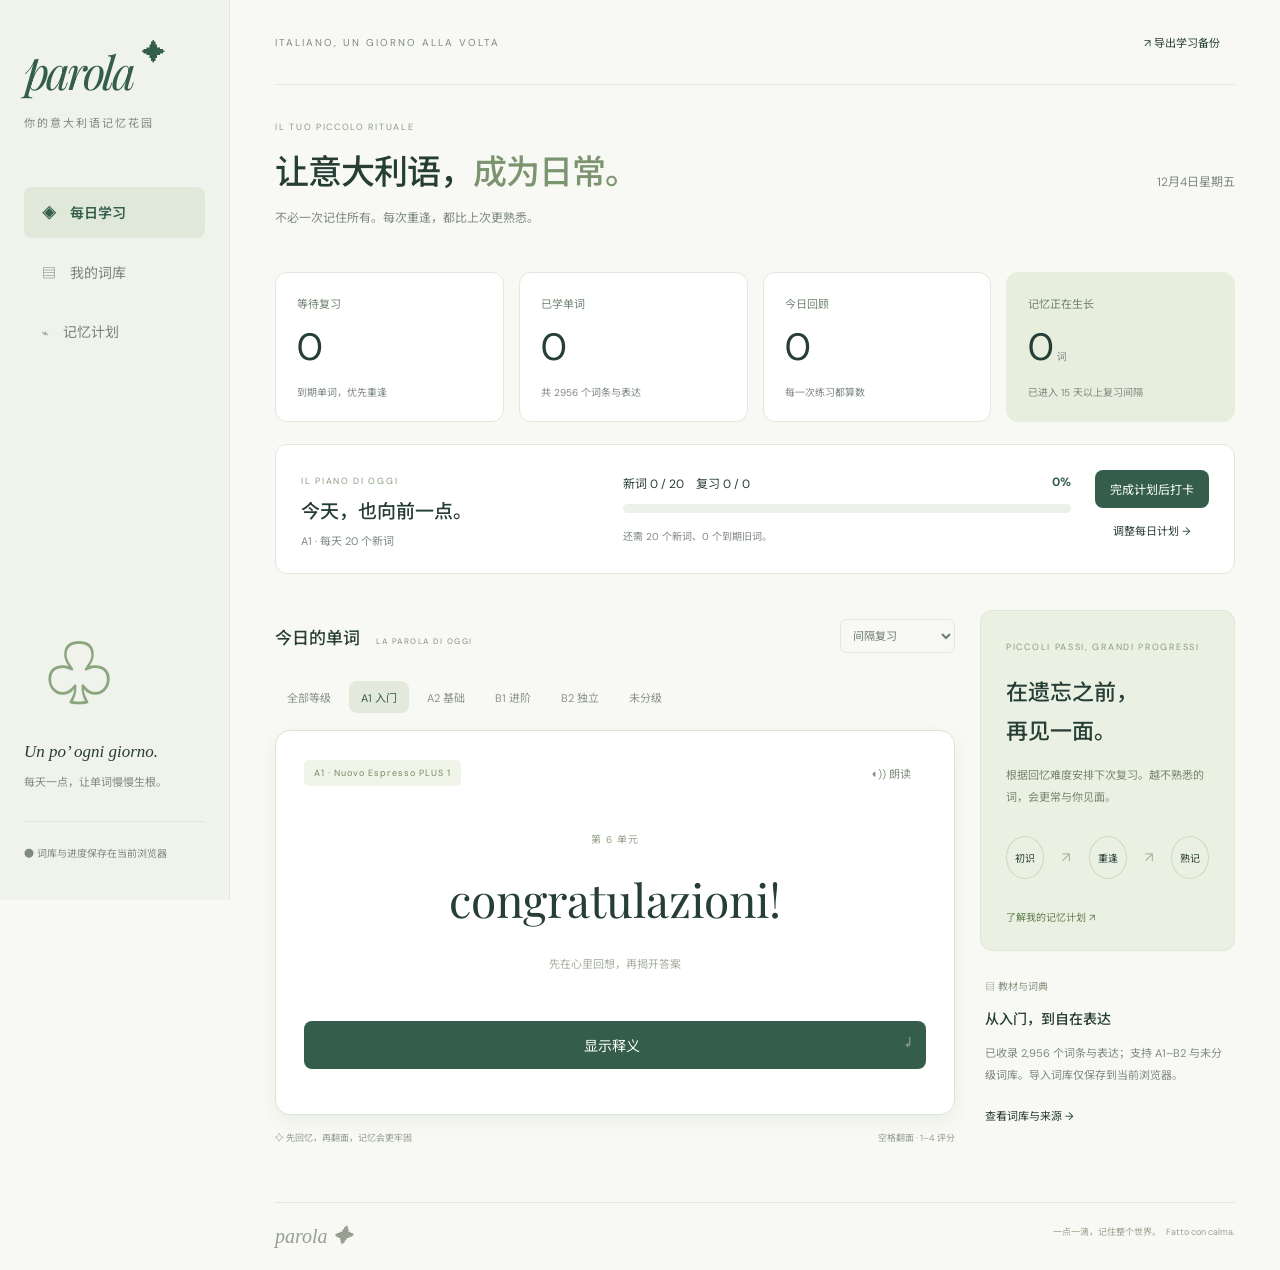
<file: index.html>
<!doctype html><html lang="zh-CN"><meta charset="UTF-8"><meta name="viewport" content="width=device-width,initial-scale=1"><title>Parola · 意大利语记忆花园</title><meta name="description" content="A1–B2 意大利语词库，每日学习计划、间隔复习与连续打卡。"><link rel="stylesheet" href="style.css"><body><div id="storageStatus" role="status" aria-live="polite">正在读取本地词库…</div>
<aside><a class="brand" href="#">p<span>arola</span><i>✦</i></a><div class="caption">你的意大利语记忆花园</div><nav><button class="active" data-view="learn">◈　每日学习</button><button data-view="library">▤　我的词库</button><button data-view="plan">⌁　记忆计划</button></nav><div class="side-bottom"><div class="plant">♧</div><strong>Un po’ ogni giorno.</strong><p>每天一点，让单词慢慢生根。</p><span class="local">● 词库与进度保存在当前浏览器</span></div></aside>
<main><header><span>ITALIANO, UN GIORNO ALLA VOLTA</span><button id="backup">↗ 导出学习备份</button></header><section class="intro"><div><div class="eyebrow">IL TUO PICCOLO RITUALE</div><h1>让意大利语，<em>成为日常。</em></h1><p>不必一次记住所有。每次重逢，都比上次更熟悉。</p></div><div class="date" id="date"></div></section>
<div id="learn" class="view"><section class="stats"><article><span>等待复习</span><strong id="due">0</strong><small>到期单词，优先重逢</small></article><article><span>已学单词</span><strong id="seen">0</strong><small id="total">正在读取词库</small></article><article><span>今日回顾</span><strong id="today">0</strong><small>每一次练习都算数</small></article><article class="sage"><span>记忆正在生长</span><strong id="master">0<small> 词</small></strong><small>已进入 15 天以上复习间隔</small></article></section>
<section class="daily-strip" aria-label="今日学习计划"><div><span class="eyebrow">IL PIANO DI OGGI</span><h2>今天，也向前一点。</h2><p id="dailyScope"></p></div><div class="daily-progress"><div class="progress-label"><span id="dailyCounts" aria-live="polite"></span><strong id="dailyPercent"></strong></div><progress id="dailyBar" max="100" value="0" aria-label="今日计划完成进度"></progress><small id="dailyRemaining"></small></div><div class="daily-actions"><button id="checkIn" class="primary small">完成计划后打卡</button><button id="editPlan" class="text-button">调整每日计划 →</button></div></section><section class="workspace"><div><div class="section-head"><h2>今日的单词 <span>LA PAROLA DI OGGI</span></h2><select id="mode" aria-label="学习模式"><option value="smart">间隔复习</option><option value="random">全词库加权随机</option></select></div><div class="filters" id="levels"><button class="chosen" data-level="all">全部等级</button><button data-level="A1">A1 入门</button><button data-level="A2">A2 基础</button><button data-level="B1">B1 进阶</button><button data-level="B2">B2 独立</button><button data-level="ungraded">未分级</button></div><div class="card"><div class="card-top"><span id="badge" class="pill">A1 · ESPRESSO 1</span><button id="speak" title="意大利语朗读">◖)) 朗读</button></div><div class="word-area"><small id="unit">准备好开始了吗？</small><h2 id="word">Un nuovo inizio.</h2><p id="hint">先在心里回想，再揭开答案</p><div id="answer" hidden></div><button id="editMeaning" hidden>✎ 编辑参考释义</button><a id="dictLink" class="dictionary-link" target="_blank" rel="noopener" hidden>词典释义 ↗</a></div><button id="reveal" class="primary">显示释义 <span>↵</span></button><div id="ratings" hidden><p>这次记得怎么样？</p><div class="rating-grid"><button data-grade="0">忘记了<small>10 分钟</small></button><button data-grade="1">有点模糊<small>缩短间隔</small></button><button data-grade="2">记住了<small>下一阶段</small></button><button data-grade="3">很轻松<small>跳过一阶段</small></button></div></div><div id="empty" hidden></div></div><div class="card-foot"><span>✧ 先回忆，再翻面，记忆会更牢固</span><span>空格翻面 · 1–4 评分</span></div></div>
<div class="right"><article class="note"><span class="eyebrow">PICCOLI PASSI, GRANDI PROGRESSI</span><h3>在遗忘之前，<br>再见一面。</h3><p>根据回忆难度安排下次复习。越不熟悉的词，会更常与你见面。</p><div class="steps"><b>初识</b><i>↗</i><b>重逢</b><i>↗</i><b>熟记</b></div><a href="#" id="planLink">了解我的记忆计划 ↗</a></article><article class="source-note"><span>▤ 教材与词典</span><h3>从入门，到自在表达</h3><p id="sourceSummary">词库加载中。</p><button id="libraryLink">查看词库与来源 →</button></article></div></section></div>
<div id="library" class="view" hidden><div class="section-head"><h2>我的词库</h2><button id="importBtn" class="primary small">＋ 导入词表 / 恢复备份</button></div><p class="muted">A1–A2 来自 Espresso Plus 教材词表，中文为参考翻译；B1–B2 按开放词典核实词条，等级为学习建议。每个词可查看来源、编辑释义。教材词按册去重并保留最后一个单元。</p><div id="sources" class="sources"></div><p class="muted"><a href="dictionary-sources.html" target="_blank" rel="noopener">词典来源、筛选方法与许可说明 ↗</a></p><input id="search" placeholder="搜索意大利语或释义…" aria-label="搜索单词"><select id="libLevel" aria-label="词库等级"><option value="all">全部等级</option><option>A1</option><option>A2</option><option>B1</option><option>B2</option><option value="ungraded">未分级</option></select><p id="count" class="muted"></p><div class="table-wrap"><table><thead><tr><th>单词 / 表达</th><th>释义</th><th>等级与单元</th><th>复习状态</th></tr></thead><tbody id="rows"></tbody></table></div><button id="more" class="outline">显示更多</button></div>
<div id="plan" class="view" hidden><section class="plan-layout"><article class="plan-settings"><span class="eyebrow">UN PASSO ALLA VOLTA</span><h2>每天，背多少个单词？</h2><p class="muted">从 20 个开始，找到适合自己的节奏。</p><form id="planForm"><label for="newGoal">每日新词目标</label><div class="goal-presets"><button type="button" data-goal="10">轻量 10</button><button type="button" data-goal="20">日常 20</button><button type="button" data-goal="50">进阶 50</button></div><div class="goal-input"><input id="newGoal" type="number" min="5" max="200" step="1" required value="20"><span>个 / 天（5–200）</span></div><label for="planLevel">计划词库范围</label><select id="planLevel"><option value="A1">A1 · 入门</option><option value="A2">A2 · 基础</option><option value="B1">B1 · 进阶</option><option value="B2">B2 · 独立</option><option value="ungraded">未分级 · 导入词典</option><option value="all">全部等级（含未分级）</option></select><p class="muted" id="planEstimate"></p><button type="submit" class="primary">保存每日计划</button><p id="planStatus" role="status" class="muted"></p></form><p class="muted">未打卡时调整立即生效；今日已打卡后，调整从明天生效。到期复习不占新词名额。新词不足目标时，以剩余数量为准。</p></article><article class="checkin-panel"><div class="streak-row"><div><span>连续打卡</span><strong id="streak">0 <small>天</small></strong></div><div><span>累计打卡</span><strong id="checkinTotal">0 <small>天</small></strong></div></div><div class="calendar-heading"><button id="prevMonth" aria-label="上个月">‹</button><h3 id="calendarTitle"></h3><button id="nextMonth" aria-label="下个月">›</button></div><div class="calendar-week"><span>一</span><span>二</span><span>三</span><span>四</span><span>五</span><span>六</span><span>日</span></div><div id="calendar" class="calendar"></div><p class="muted">● 完成打卡　○ 今天<br>按设备本地日期记录。完成今日新词与今日首次打开时已到期的旧词后，自动打卡；记录的是学习完成情况。</p></article></section><h2>让记忆有自己的节奏</h2><p class="muted">参考艾宾浩斯遗忘曲线的间隔重复策略；每个词独立记录，不是对个人遗忘概率的精确预测。</p><div class="timeline" id="timeline"></div><div class="note"><h3>两种练习方式</h3><p>间隔复习：在每日计划范围内优先复习到期词，再学习当天名额内的新词。达到新词目标后停止加入新词，后续到期的词仍可复习。</p><p>全词库加权随机：所有所选等级的词都有机会出现，不限制每日新词量；错词、到期词权重更高。计划范围内的练习也计入今日目标，超出目标可继续练。这里的频率来自复习表现，并非语料词频排名。</p><p>忘记后 10 分钟再见；模糊时缩短间隔；记住了进入下一阶段；轻松则跨一阶段。相邻卡片尽可能不重复。</p><h3>数据在你手中</h3><p>记录保存在当前设备浏览器。定期导出备份，换设备时导入即可恢复。清理浏览器数据会清除本地进度。</p></div></div>
<footer><span class="brand-mini">parola ✦</span><span>一点一滴，记住整个世界。　Fatto con calma.</span></footer></main>
<dialog id="importDialog"><h2>导入你的教材词表</h2><p>CSV 表头：word, meaning, level, unit, book, source<br>或 JSON 词条数组；等级支持 A1、A2、B1、B2、ungraded（未分级）。普通词表每批最多 30,000 条 / 20 MB；本站完整备份最多 500,000 条 / 256 MB。MDX 请先转换为 JSON，长释义会完整保留。</p><input type="file" id="file" accept=".csv,.json"><textarea id="paste" rows="7" placeholder="word,meaning,level,unit,book,source&#10;ciao,你好,A1,1,我的教材,"></textarea><p id="importStatus" role="status"></p><button class="primary small" id="doImport">确认导入</button><button id="closeImport">取消</button></dialog><div id="toast" role="status"></div><script src="data.js"></script><script src="dictionary.js"></script><script src="plan-core.js"></script><script src="storage.js"></script><script src="app.js"></script></body></html>
</file>
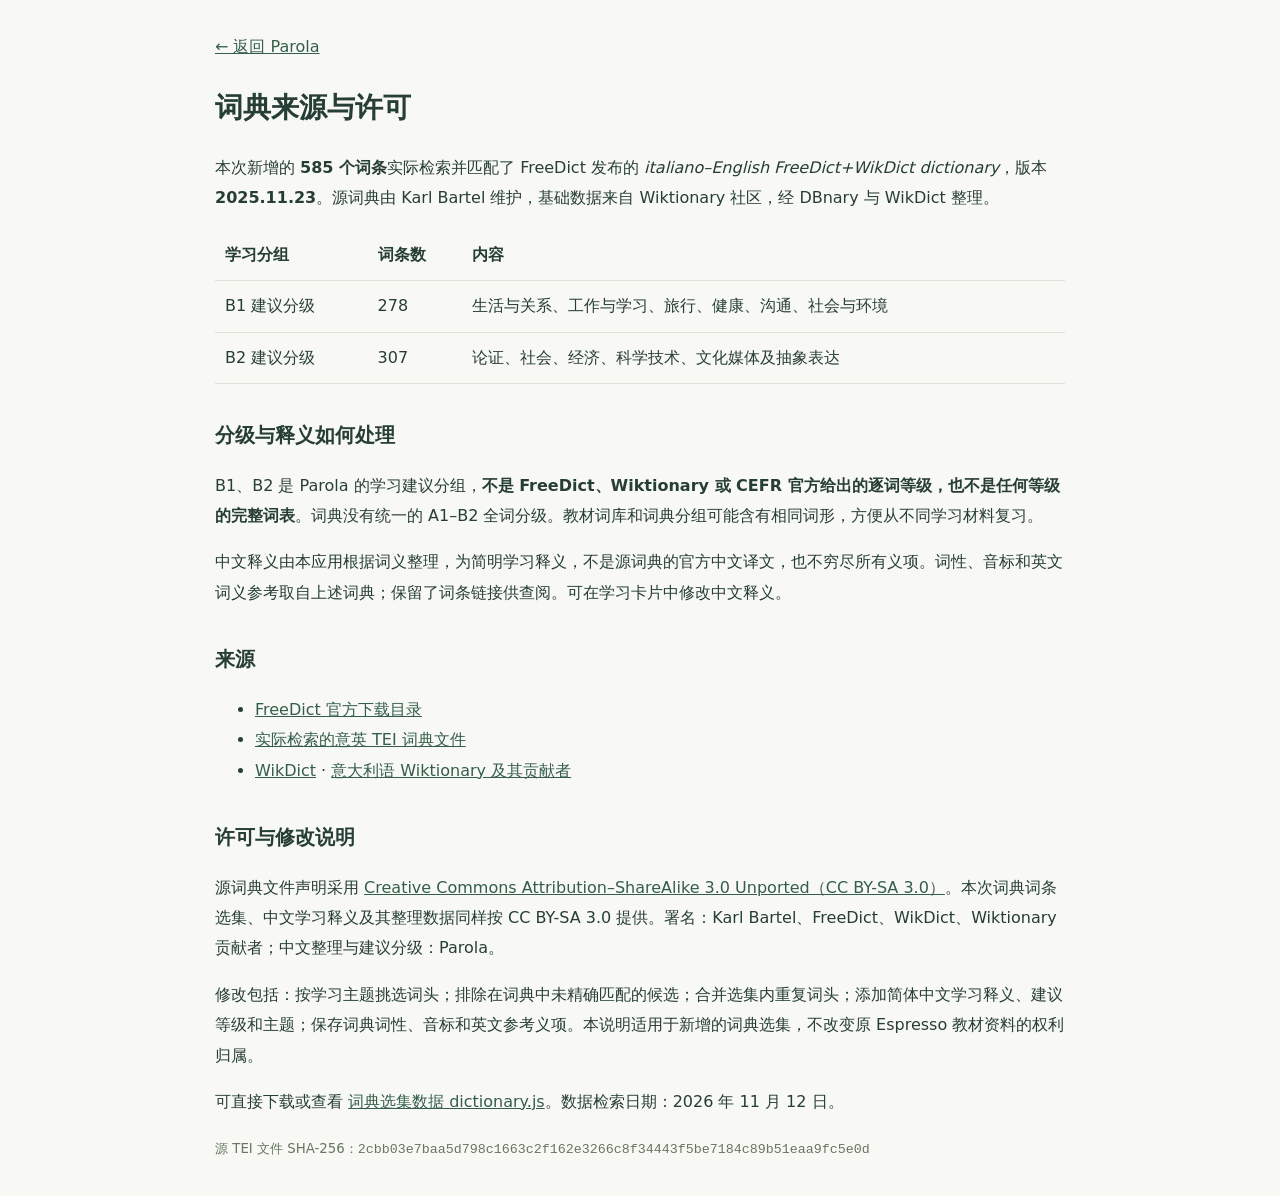
<file: dictionary-sources.html>
<!doctype html><html lang="zh-CN"><meta charset="utf-8"><meta name="viewport" content="width=device-width,initial-scale=1"><title>词典来源与许可 · Parola</title><style>body{font:16px/1.9 system-ui,sans-serif;color:#273e36;background:#f8f9f4;max-width:850px;padding:32px 20px;margin:auto}a{color:#345e4b}h1{font-size:28px}h2{font-size:20px;margin-top:32px}small{color:#667660}code{overflow-wrap:anywhere}table{width:100%;border-collapse:collapse}td,th{text-align:left;padding:10px;border-bottom:1px solid #dce3d6}</style><a href="./">← 返回 Parola</a><h1>词典来源与许可</h1><p>本次新增的 <strong>585 个词条</strong>实际检索并匹配了 FreeDict 发布的 <em>italiano–English FreeDict+WikDict dictionary</em>，版本 <strong>2025.11.23</strong>。源词典由 Karl Bartel 维护，基础数据来自 Wiktionary 社区，经 DBnary 与 WikDict 整理。</p><table><tr><th>学习分组</th><th>词条数</th><th>内容</th></tr><tr><td>B1 建议分级</td><td>278</td><td>生活与关系、工作与学习、旅行、健康、沟通、社会与环境</td></tr><tr><td>B2 建议分级</td><td>307</td><td>论证、社会、经济、科学技术、文化媒体及抽象表达</td></tr></table><h2>分级与释义如何处理</h2><p>B1、B2 是 Parola 的学习建议分组，<strong>不是 FreeDict、Wiktionary 或 CEFR 官方给出的逐词等级，也不是任何等级的完整词表</strong>。词典没有统一的 A1–B2 全词分级。教材词库和词典分组可能含有相同词形，方便从不同学习材料复习。</p><p>中文释义由本应用根据词义整理，为简明学习释义，不是源词典的官方中文译文，也不穷尽所有义项。词性、音标和英文词义参考取自上述词典；保留了词条链接供查阅。可在学习卡片中修改中文释义。</p><h2>来源</h2><ul><li><a href="https://download.freedict.org/generated/ita-eng/">FreeDict 官方下载目录</a></li><li><a href="https://download.freedict.org/generated/ita-eng/ita-eng.tei">实际检索的意英 TEI 词典文件</a></li><li><a href="https://www.wikdict.com/">WikDict</a> · <a href="https://it.wiktionary.org/">意大利语 Wiktionary 及其贡献者</a></li></ul><h2>许可与修改说明</h2><p>源词典文件声明采用 <a href="https://creativecommons.org/licenses/by-sa/3.0/">Creative Commons Attribution–ShareAlike 3.0 Unported（CC BY-SA 3.0）</a>。本次词典词条选集、中文学习释义及其整理数据同样按 CC BY-SA 3.0 提供。署名：Karl Bartel、FreeDict、WikDict、Wiktionary 贡献者；中文整理与建议分级：Parola。</p><p>修改包括：按学习主题挑选词头；排除在词典中未精确匹配的候选；合并选集内重复词头；添加简体中文学习释义、建议等级和主题；保存词典词性、音标和英文参考义项。本说明适用于新增的词典选集，不改变原 Espresso 教材资料的权利归属。</p><p>可直接下载或查看 <a href="dictionary.js">词典选集数据 dictionary.js</a>。数据检索日期：2026 年 11 月 12 日。</p><small>源 TEI 文件 SHA-256：<code>2cbb03e7baa5d798c1663c2f162e3266c8f34443f5be7184c89b51eaa9fc5e0d</code></small></html>
</file>
<file: style.css>
@import url('https://fonts.googleapis.com/css2?family=DM+Sans:wght@400;500;600;700&family=Noto+Sans+SC:wght@400;500;600;700&family=Playfair+Display:ital,wght@0,500;1,500&display=swap');
:root{--ink:#273e36;--muted:#7f8981;--green:#345e4b;--bg:#f8f9f4;--line:#e3e7dd}*{box-sizing:border-box}body{margin:0;background:var(--bg);color:var(--ink);font:14px 'DM Sans','Noto Sans SC',sans-serif}button,input,select,textarea{font:inherit}button,a,select{cursor:pointer}button{border:0;background:none;color:inherit;border-radius:8px;padding:10px 15px}button:hover{filter:brightness(.94);background-color:#e9eee5}button:focus-visible,a:focus-visible{outline:3px solid #b6c9a8;outline-offset:3px}aside{position:fixed;inset:0 auto 0 0;width:230px;background:#f0f3eb;border-right:1px solid var(--line);padding:40px 24px;display:flex;flex-direction:column}.brand{font:italic 46px 'Playfair Display',Georgia,serif;color:var(--green);text-decoration:none;letter-spacing:-3px}.brand i{font:24px Georgia;margin-left:9px;vertical-align:top;letter-spacing:0}.caption{font-size:11px;color:var(--muted);margin:12px 0 48px;letter-spacing:2px}nav button{display:block;text-align:left;width:100%;padding:15px 18px;margin:9px 0;color:#788579}nav .active{background:#dfe8d9;color:#345e4b;font-weight:600}.side-bottom{margin-top:auto}.plant{font:70px Georgia;color:#8ca581;margin:20px}.side-bottom strong{font:italic 17px Georgia}.side-bottom p{font-size:11px;color:var(--muted)}.local{display:block;border-top:1px solid var(--line);padding-top:23px;margin-top:32px;font-size:10px;color:var(--muted)}main{margin-left:230px;padding:0 45px;max-width:1700px}header{height:85px;border-bottom:1px solid var(--line);display:flex;justify-content:space-between;align-items:center}header span{font-size:10px;letter-spacing:2px;color:var(--muted)}header button{font-size:11px}.intro{display:flex;justify-content:space-between;align-items:center;padding:36px 0 30px}.eyebrow{font-size:9px;letter-spacing:1.7px;color:#8a9b80}h1{font-weight:500;letter-spacing:-1px;font-size:34px;margin:12px 0}h1 em{font-style:normal;color:#7c9470}.intro p,.muted{color:var(--muted);font-size:12px;line-height:1.9}.date{font-size:12px;color:var(--muted)}.stats{display:grid;grid-template-columns:repeat(4,1fr);gap:15px}.stats article{background:#fff;border:1px solid var(--line);border-radius:12px;padding:21px}.stats article>span{font-size:11px;color:#718172}.stats strong{display:block;font:38px 'DM Sans',sans-serif;margin:10px 0}.stats small{font-size:10px;color:var(--muted)}.stats .sage{background:#e8eede;border-color:#e8eede}.workspace{display:grid;grid-template-columns:minmax(0,1fr) 255px;gap:25px;margin-top:36px}.section-head{display:flex;justify-content:space-between;align-items:center;margin-bottom:18px}h2{font-size:17px;font-weight:500}.section-head h2 span{font-size:8px;letter-spacing:1.5px;color:#94a08c;margin-left:12px}select{background:transparent;border:1px solid var(--line);border-radius:6px;color:#6c7b6e;padding:8px;font-size:11px}.filters{display:flex;gap:6px;margin-bottom:17px;flex-wrap:wrap}.filters button{font-size:11px;color:#8a9388;padding:8px 12px}.filters .chosen{background:#e3eadc;color:var(--green)}.card{min-height:385px;padding:24px 28px;background:#fff;border:1px solid #dce3d6;border-radius:15px;box-shadow:0 7px 18px #304e3510}.card-top{display:flex;justify-content:space-between;align-items:center}.pill{background:#f0f4e9;border-radius:5px;color:#738963;font-size:9px;letter-spacing:1px;padding:7px 10px}.card-top button{color:#85927f;font-size:11px}.word-area{text-align:center;min-height:230px;display:flex;flex-direction:column;align-items:center;justify-content:center;padding:20px}.word-area>small{font-size:10px;letter-spacing:1px;color:#93a08a}.word-area h2{font:46px 'Playfair Display',Georgia,serif;margin:22px 0 14px}.word-area p{font-size:11px;color:#a6ada1}#answer{font-size:20px;line-height:1.7}#answer small{font-size:11px;display:block;color:#8a9388}.primary{background:var(--green);color:white}.primary:hover{background:#406d58}.card>.primary{width:100%;padding:14px}.primary span{float:right;color:#a4b7a5}.card-foot{display:flex;justify-content:space-between;color:#929d8c;font-size:9px;margin:16px 0}.note{background:#eaf0e2;border:1px solid #dfe7d7;border-radius:12px;padding:25px}.note h3{font-weight:500;font-size:22px;line-height:1.8;margin:19px 0 12px}.note p{font-size:11px;line-height:2;color:#77856e}.steps{display:flex;align-items:center;justify-content:space-between;margin:28px 0}.steps b{border:1px solid #cddac2;border-radius:50%;padding:13px 8px;font-size:10px;font-weight:400}.steps i{color:#a3b297}.note a{font-size:10px;color:#627d50;text-decoration:none}.source-note{padding:25px 5px}.source-note>span{font-size:10px;color:#87947c}.source-note h3{font-size:14px;font-weight:500}.source-note p{font-size:11px;line-height:2;color:var(--muted)}.source-note button{font-size:11px;padding-left:0}footer{display:flex;justify-content:space-between;border-top:1px solid var(--line);margin-top:42px;padding:22px 0;color:#97a08e;font-size:9px}.brand-mini{font:italic 20px Georgia}.rating-grid{display:grid;grid-template-columns:repeat(4,1fr);gap:6px}.rating-grid button{background:#edf2e7;padding:12px 4px;font-size:12px}.rating-grid button:first-child{background:#f8ece6;color:#a56f55}.rating-grid small{display:block;margin-top:6px;font-size:9px;color:#89917d}#ratings>p{text-align:center;font-size:11px;color:var(--muted)}[hidden]{display:none!important}.view{min-height:450px}#search{width:65%;margin:20px 10px 5px 0;padding:13px;border:1px solid var(--line);border-radius:8px;background:white}.sources{display:grid;grid-template-columns:repeat(2,1fr);gap:10px}.sources article{background:#fff;border:1px solid var(--line);padding:17px;border-radius:8px;font-size:12px;line-height:1.9}.sources a{color:var(--green);font-size:10px}.table-wrap{overflow:auto}table{width:100%;border-collapse:collapse;text-align:left;font-size:12px}th,td{padding:15px;border-bottom:1px solid var(--line)}th{color:#8b9781;font-weight:400}td:first-child{font-size:15px}td small{display:block;color:var(--muted);font-size:10px}.outline{border:1px solid var(--line);margin-top:15px}.small{font-size:12px}.timeline{display:flex;flex-wrap:wrap;gap:15px;margin:30px 0}.timeline span{padding:18px;background:white;border:1px solid var(--line);border-radius:10px}dialog{max-width:620px;width:90%;border:1px solid var(--line);border-radius:14px;padding:30px;background:var(--bg);color:var(--ink)}dialog::backdrop{background:#243d3455}dialog p{font-size:12px;line-height:1.9;color:var(--muted)}textarea{width:100%;margin:16px 0;border:1px solid var(--line);padding:12px;border-radius:8px}#toast{position:fixed;bottom:25px;left:50%;transform:translateX(-50%);background:var(--ink);color:#fff;padding:12px 22px;border-radius:8px;display:none;z-index:9}@media(min-width:1450px){main{padding:0 65px}.workspace{grid-template-columns:minmax(0,1fr) 300px}.card{min-height:430px}.word-area{min-height:275px}}@media(max-width:1100px){aside{width:190px;padding:32px 18px}main{margin-left:190px;padding:0 25px}.workspace{grid-template-columns:1fr}.right{display:grid;grid-template-columns:1fr 1fr;gap:20px}.note h3 br{display:none}.stats article{padding:15px}.date{display:none}}@media(max-width:650px){aside{position:static;width:100%;height:auto;padding:15px 20px;display:block}.brand{font-size:32px}.caption,.side-bottom{display:none}nav{display:flex;float:right}nav button{width:auto;font-size:11px;padding:8px;margin:0}.brand i{font-size:16px}main{margin:0;padding:0 18px}header{height:56px}header span{font-size:7px;letter-spacing:1px}header button{font-size:10px;padding:5px}.intro{padding:25px 0}h1{font-size:27px}.intro p{font-size:10px}.stats{grid-template-columns:repeat(2,1fr);gap:10px}.stats strong{font-size:30px}.workspace{margin-top:20px}.section-head h2 span{display:none}.card{padding:18px}.word-area{padding:15px 0}.word-area h2{font-size:38px}.card-foot{font-size:8px;gap:15px}.right{grid-template-columns:1fr}.source-note{padding:10px}.sources{grid-template-columns:1fr}footer{font-size:8px;gap:15px}.section-head{gap:10px}}
.daily-strip{display:grid;grid-template-columns:1fr 1.5fr auto;gap:24px;align-items:center;padding:25px;margin-top:22px;background:#fff;border:1px solid var(--line);border-radius:12px}.daily-strip h2{margin:8px 0;font-size:19px}.daily-strip p{font-size:11px;color:var(--muted);margin:0}.progress-label{display:flex;justify-content:space-between;font-size:12px;gap:10px}.progress-label strong{color:var(--green)}progress{width:100%;height:9px;border:0;border-radius:8px;overflow:hidden;margin:12px 0;background:#edf1e7}progress::-webkit-progress-bar{background:#edf1e7}progress::-webkit-progress-value{background:#86a174;border-radius:8px}progress::-moz-progress-bar{background:#86a174}.daily-progress small{color:var(--muted);font-size:10px}.daily-actions{display:flex;flex-direction:column;gap:4px}.text-button{font-size:11px}button:disabled{cursor:default;opacity:.55}.plan-layout{display:grid;grid-template-columns:1fr 1fr;gap:24px;margin:10px 0 40px}.plan-settings,.checkin-panel{border:1px solid var(--line);border-radius:12px;background:white;padding:26px}.plan-settings h2{font-size:23px}#planForm label{display:block;margin:24px 0 10px;font-size:12px}.goal-presets{display:flex;gap:8px}.goal-presets button{border:1px solid var(--line);font-size:12px}.goal-presets .selected{background:#e2ebd9;border-color:#97ac87}.goal-input{display:flex;align-items:center;gap:12px;margin-top:12px}.goal-input input{width:90px;padding:12px;border:1px solid #becdb4;border-radius:8px;font-size:20px;color:var(--green)}.goal-input span{font-size:11px;color:var(--muted)}#planLevel{font-size:13px;padding:12px;width:100%}.streak-row{display:flex;gap:40px;padding:5px 0 20px;border-bottom:1px solid var(--line)}.streak-row span{font-size:11px;color:var(--muted)}.streak-row strong{font:36px 'DM Sans',sans-serif;display:block;margin-top:12px}.streak-row strong small{font-size:12px}.calendar-heading{display:flex;align-items:center;justify-content:space-between;margin:18px 0 12px}.calendar-heading h3{font-size:14px;font-weight:500}.calendar-heading button{font-size:22px}.calendar,.calendar-week{display:grid;grid-template-columns:repeat(7,1fr);gap:6px;text-align:center}.calendar-week span{font-size:10px;color:var(--muted);padding:7px}.calendar>span{display:grid;place-items:center;aspect-ratio:1;border-radius:50%;font-size:12px;max-width:40px;width:100%;justify-self:center}.calendar .checked{background:var(--green);color:white}.calendar .is-today{outline:1px solid #78916a;outline-offset:1px}.calendar .future{color:#c3c9bf}.dictionary-link{font-size:10px;color:#6e8661;margin:8px 0}.card-top .pill{max-width:75%;overflow-wrap:anywhere}.source-link{font-size:10px;color:#6e8661}#planStatus{min-height:24px}#planEstimate{min-height:42px}@media(max-width:1100px){.daily-strip{grid-template-columns:1fr 1.6fr}.daily-actions{grid-column:1/-1;flex-direction:row;justify-content:flex-end}.plan-layout{grid-template-columns:1fr}}@media(max-width:650px){.daily-strip{grid-template-columns:1fr;padding:20px;gap:16px}.daily-actions{grid-column:auto;justify-content:space-between}.plan-settings,.checkin-panel{padding:20px}.goal-presets{flex-wrap:wrap}.daily-strip h2{font-size:17px}}

#storageStatus{position:sticky;top:0;z-index:15;padding:8px 18px;background:#eef3e8;color:#345e4b;font-size:12px;text-align:center}#storageStatus:empty{display:none}#answer{white-space:pre-wrap;text-align:left;overflow-wrap:anywhere;max-height:50vh;overflow:auto;width:100%}.table-wrap td:nth-child(2){white-space:pre-wrap;overflow-wrap:anywhere;max-width:500px}.definition-preview{max-height:140px;overflow:auto}body[data-loading="true"] main,body[data-loading="true"] aside{pointer-events:none;opacity:.65}
</file>
